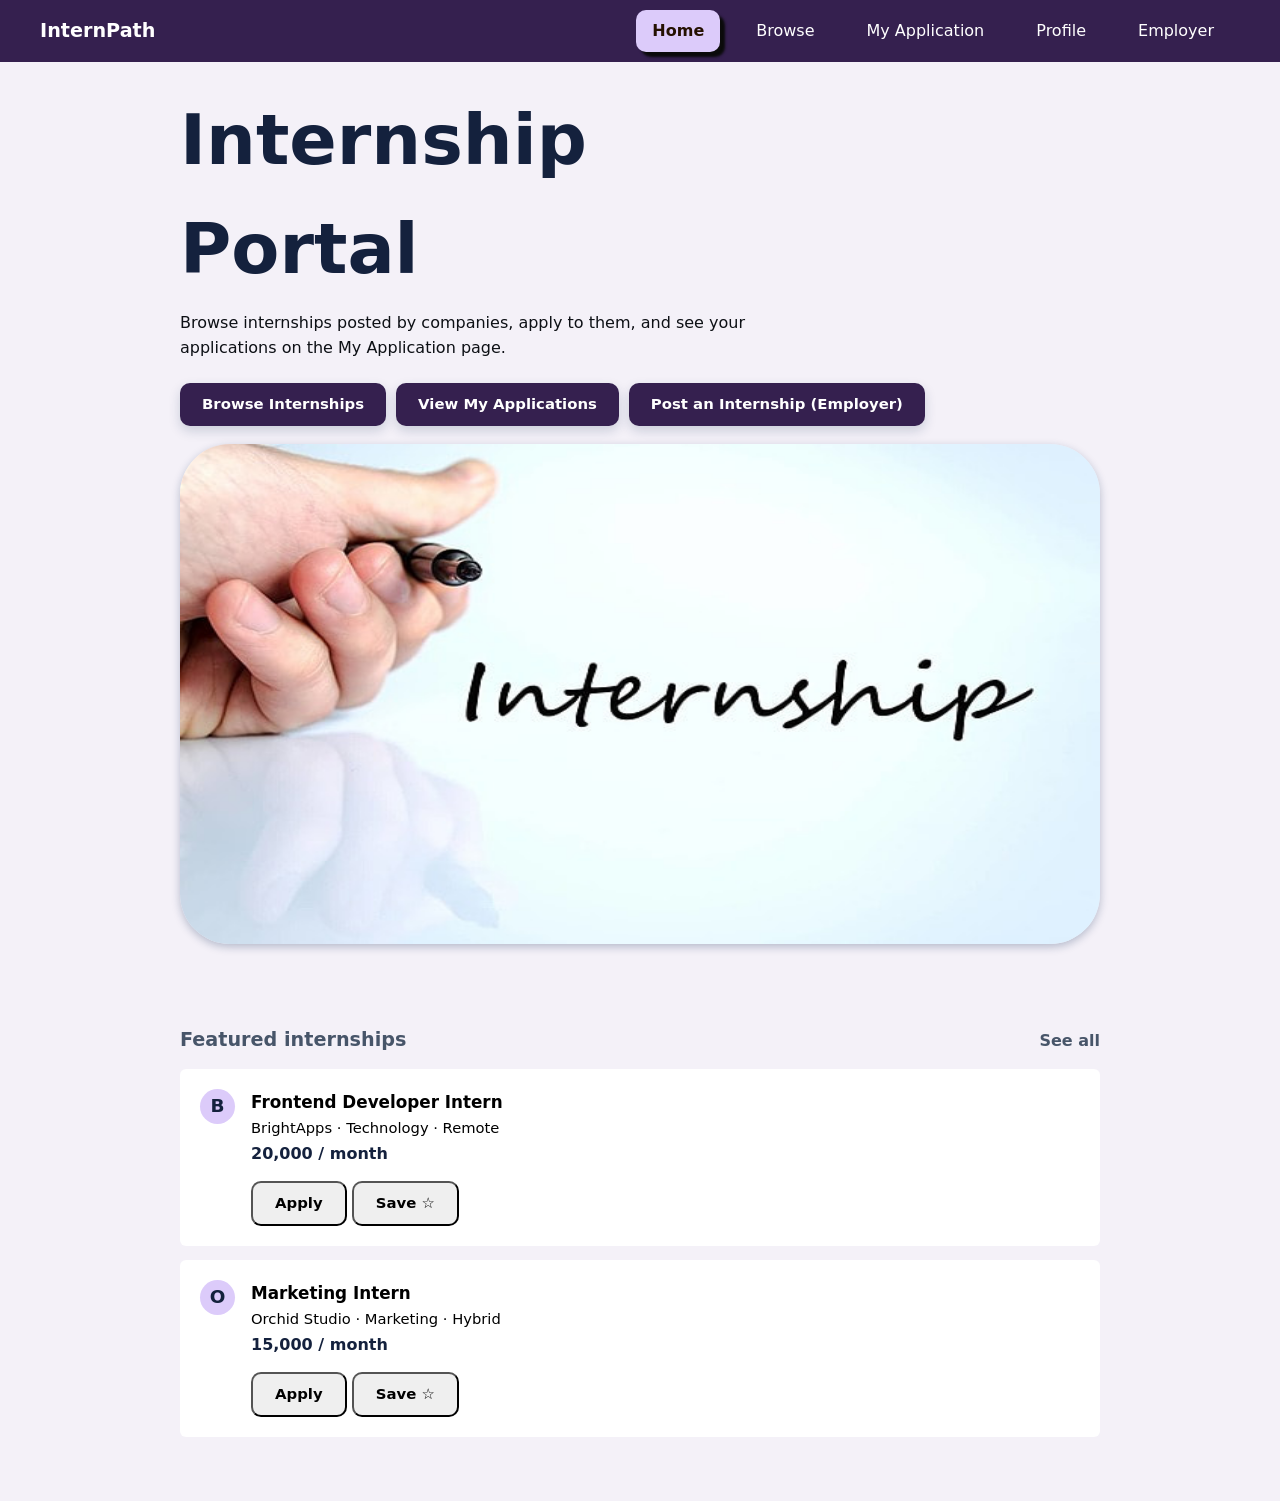
<file: index.html>
<!doctype html>
<html lang="en">
  <head>
    <meta charset="UTF-8" />
    <meta name="viewport" content="width=device-width, initial-scale=1" />
    <title>Home | InternPath</title>
    <link rel="stylesheet" href="styles/home.css" />
  </head>
  <body>
    <header class="topbar">
      <a class="logo" href="index.html">InternPath</a>
      <nav>
        <a href="index.html" class="active">Home</a>
        <a href="pages/browser.html">Browse</a>
        <a href="pages/application.html">My Application</a>
        <a href="pages/profile.html">Profile</a>
        <a href="pages/employer.html">Employer</a>
      </nav>
    </header>
    <main>
      <section class="intro">
        <h1>Internship Portal</h1>
        <p>
          Browse internships posted by companies, apply to them, and see your
          applications on the My Application page.
        </p>
      </section>
      <section class="cta">
        <a class="btn" href="pages/browser.html">Browse Internships</a>
        <a class="btn" href="pages/application.html">View My Applications</a>
        <a class="btn" href="pages/employer.html">Post an Internship (Employer)</a>
      </section>
      <div class="image">
        <img src="assets/pngtree-pen-in-the-hand-internship-concept-teaching-blue-knowledge-photo-image_17643564.jpg" />
      </div>

      <div class="row">
        <h2>Featured internships</h2>
        <a href="pages/browser.html">See all</a>
      </div>
      <div class="list">
        <article class="card" data-category="Technology" data-type="Remote">
          <div class="badge">B</div>
          <div class="body">
            <h3>Frontend Developer Intern</h3>
            <p class="company">BrightApps · Technology · Remote</p>
            <p class="stipend">20,000 / month</p>
            <div class="actions">
              <button data-action="apply">Apply</button>
              <button class="ghost" data-action="save">Save ☆</button>
            </div>
          </div>
        </article>
        <article class="card" data-category="Marketing" data-type="Hybrid">
          <div class="badge">O</div>
          <div class="body">
            <h3>Marketing Intern</h3>
            <p class="company">Orchid Studio · Marketing · Hybrid</p>
            <p class="stipend">15,000 / month</p>
            <div class="actions">
              <button data-action="apply">Apply</button>
              <button class="ghost" data-action="save">Save ☆</button>
            </div>
          </div>
        </article>
      </div>
    </main>
  </body>
  <script src="script.js"></script>
</html>
</file>
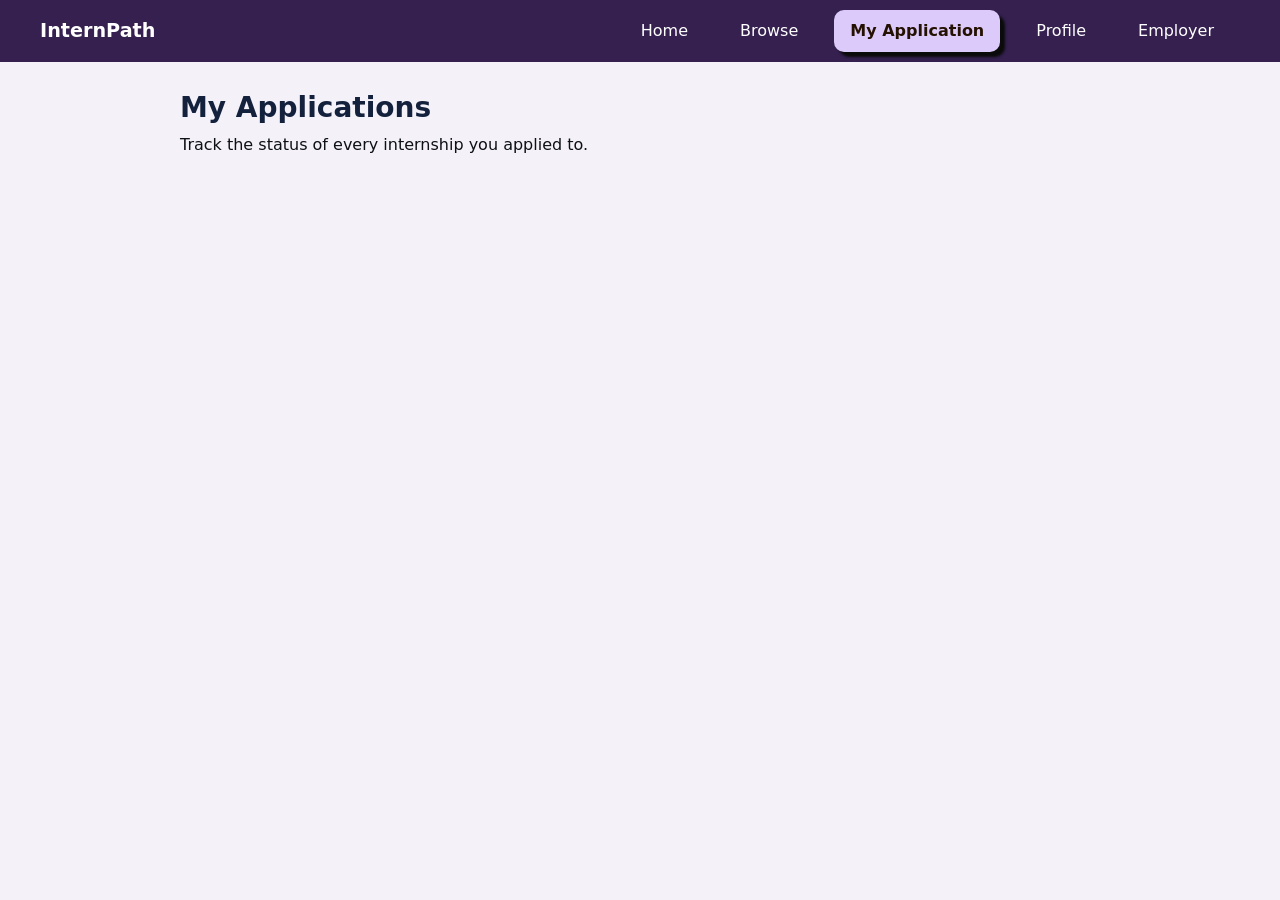
<file: pages/application.html>
<!doctype html>
<html lang="en">
  <head>
    <meta charset="UTF-8" />
    <meta name="viewport" content="width=device-width, initial-scale=1" />
    <title>My Applications | InternPath</title>
    <link rel="stylesheet" href="../styles/application.css" />
  </head>
  <body>
    <header class="topbar">
      <a class="logo" href="../index.html">InternPath</a>
      <nav>
        <a href="../index.html">Home</a>
        <a href="../pages/browser.html">Browse</a>
        <a href="../pages/application.html" class="active">My Application</a>
        <a href="../pages/profile.html">Profile</a>
        <a href="../pages/employer.html">Employer</a>
      </nav>
    </header>
    <main>
      <h1>My Applications</h1>
      <p class="subtitle">
        Track the status of every internship you applied to.
      </p>
      <div id="myApplications" class="list"></div>
    </main>
    <script src="../script.js"></script>
  </body>
</html>
</file>
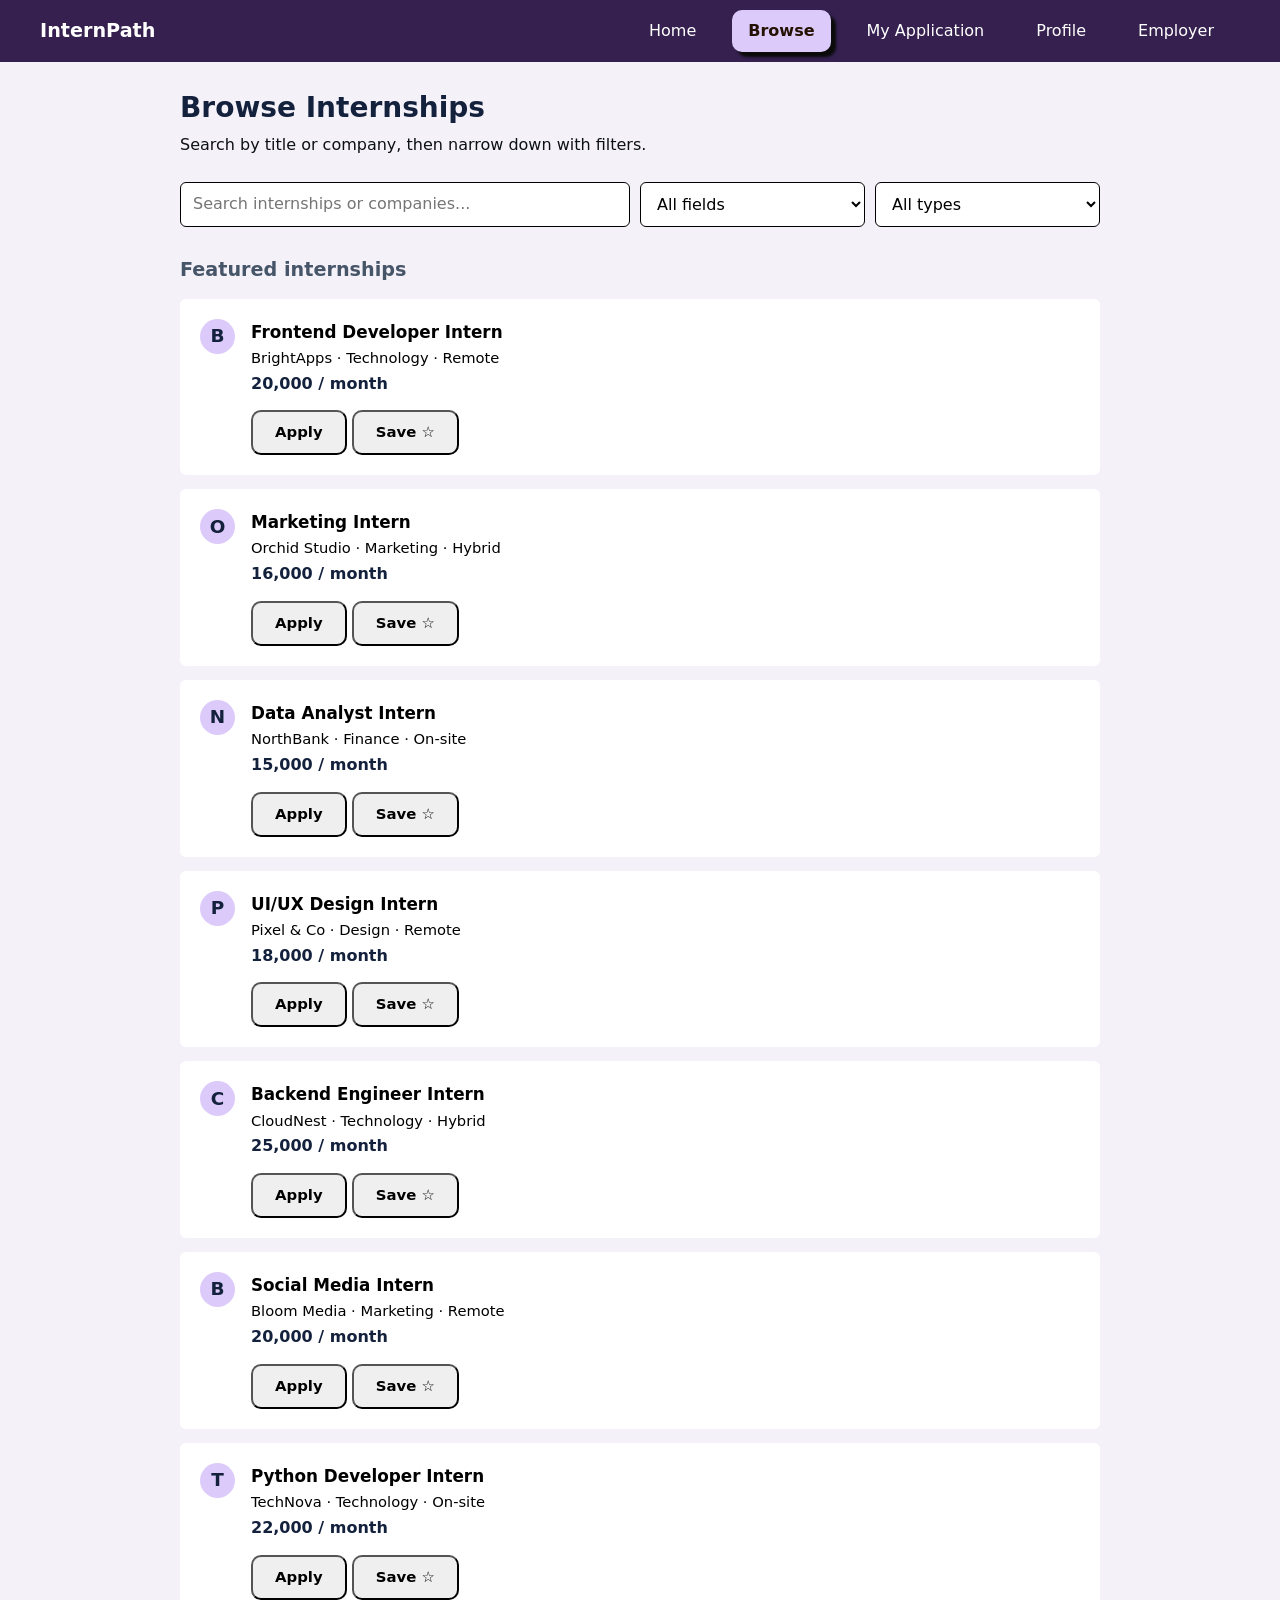
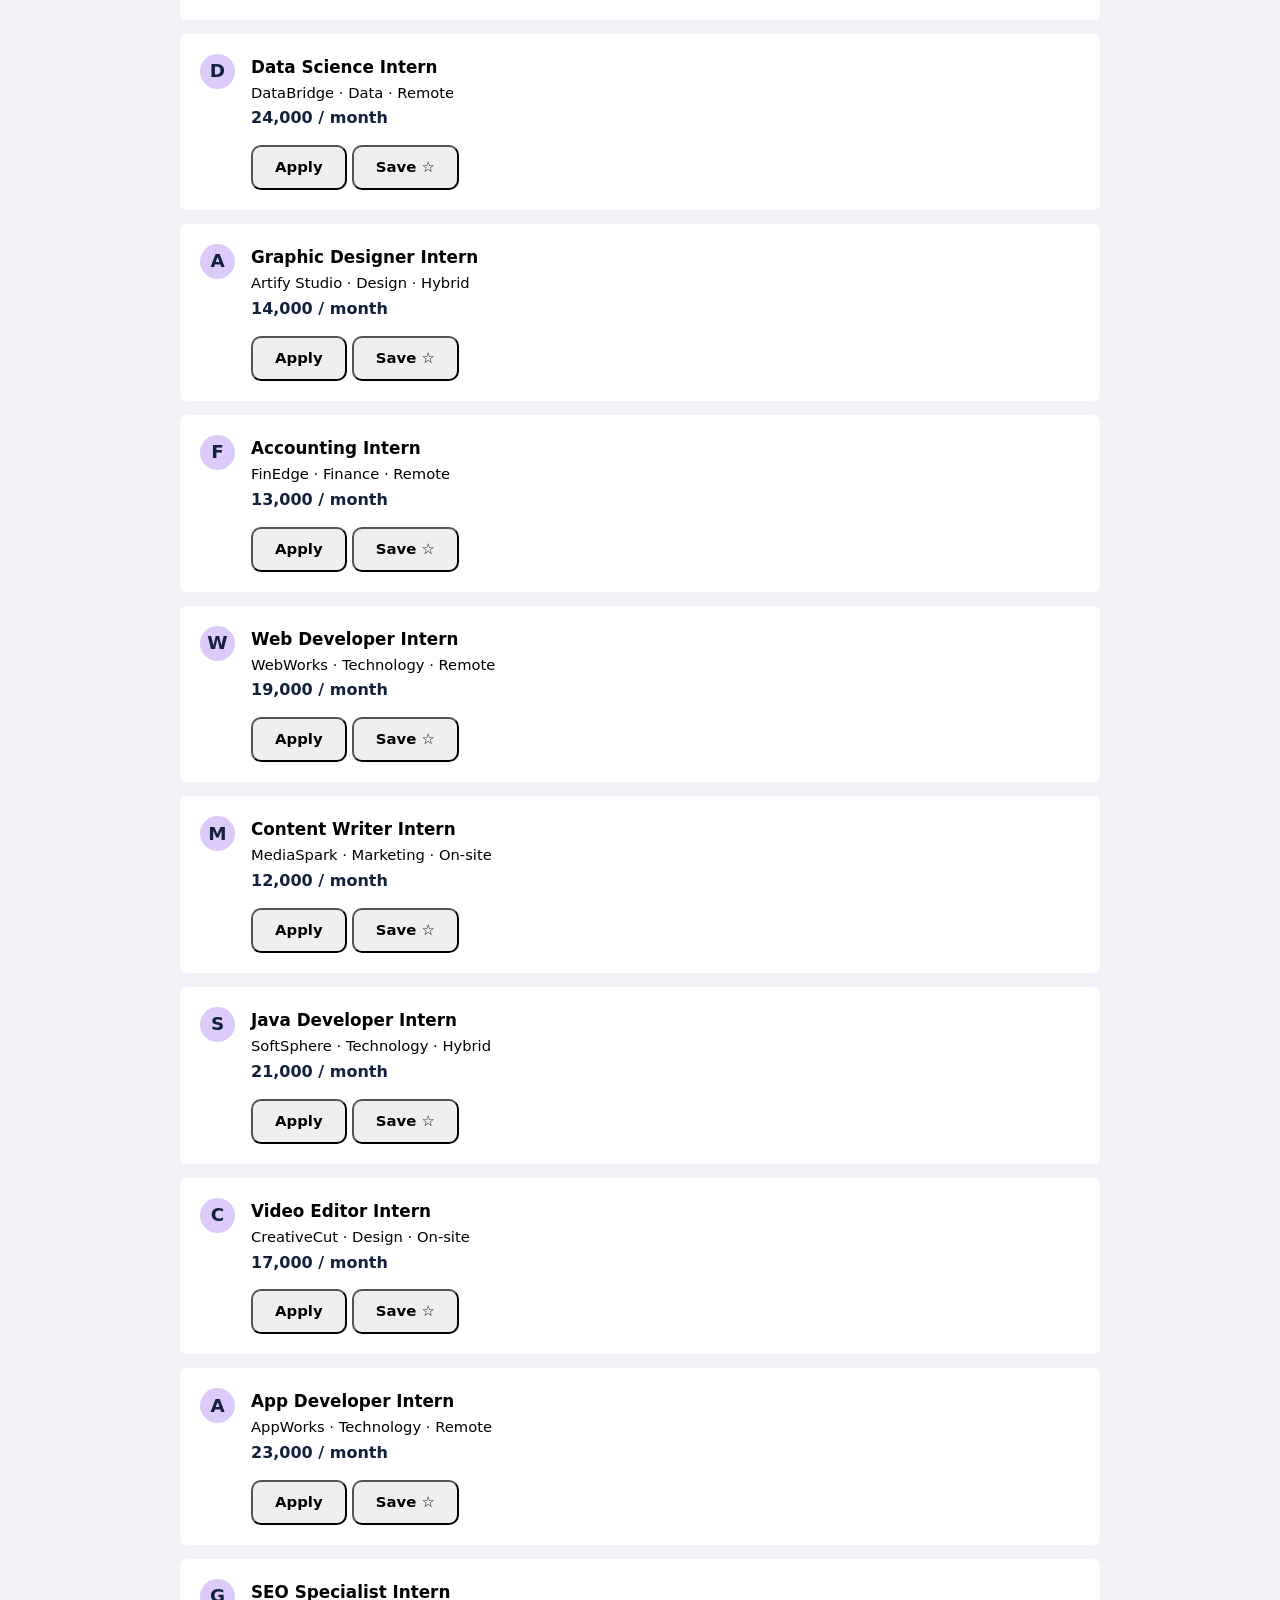
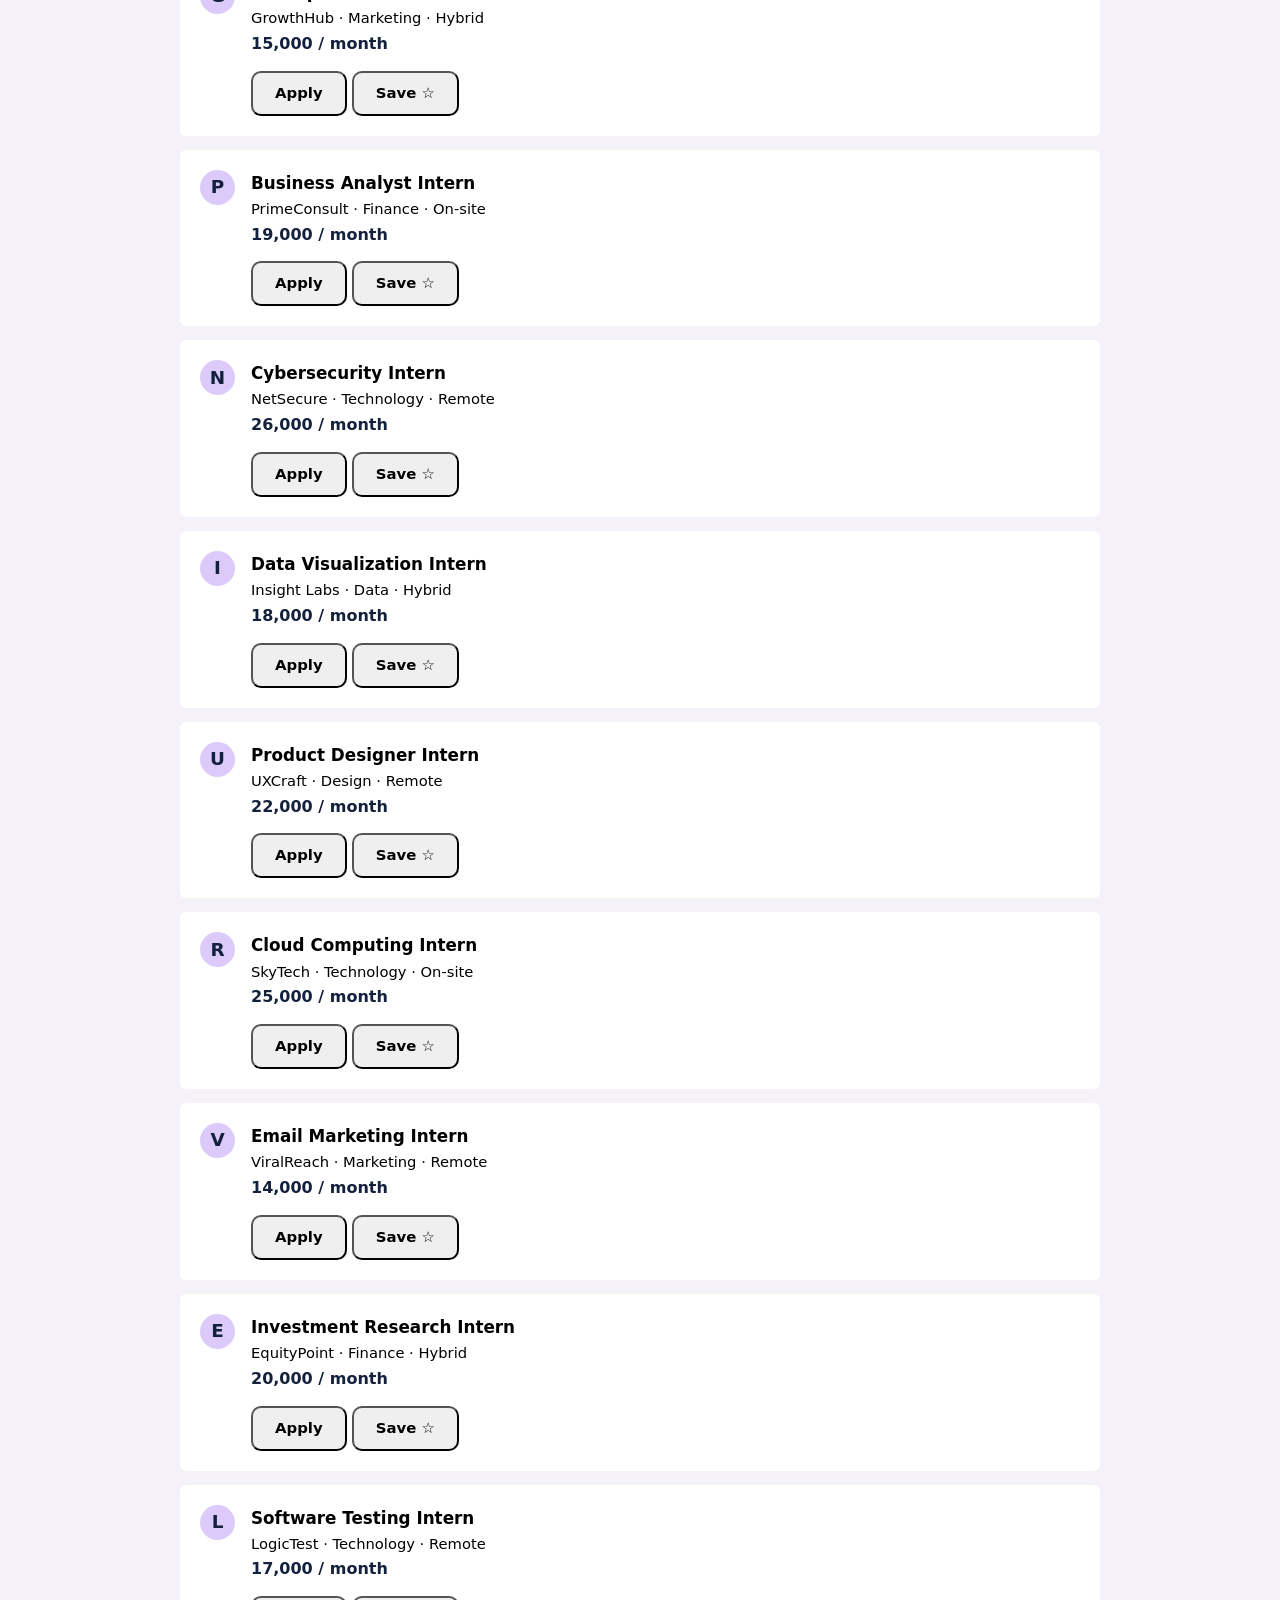
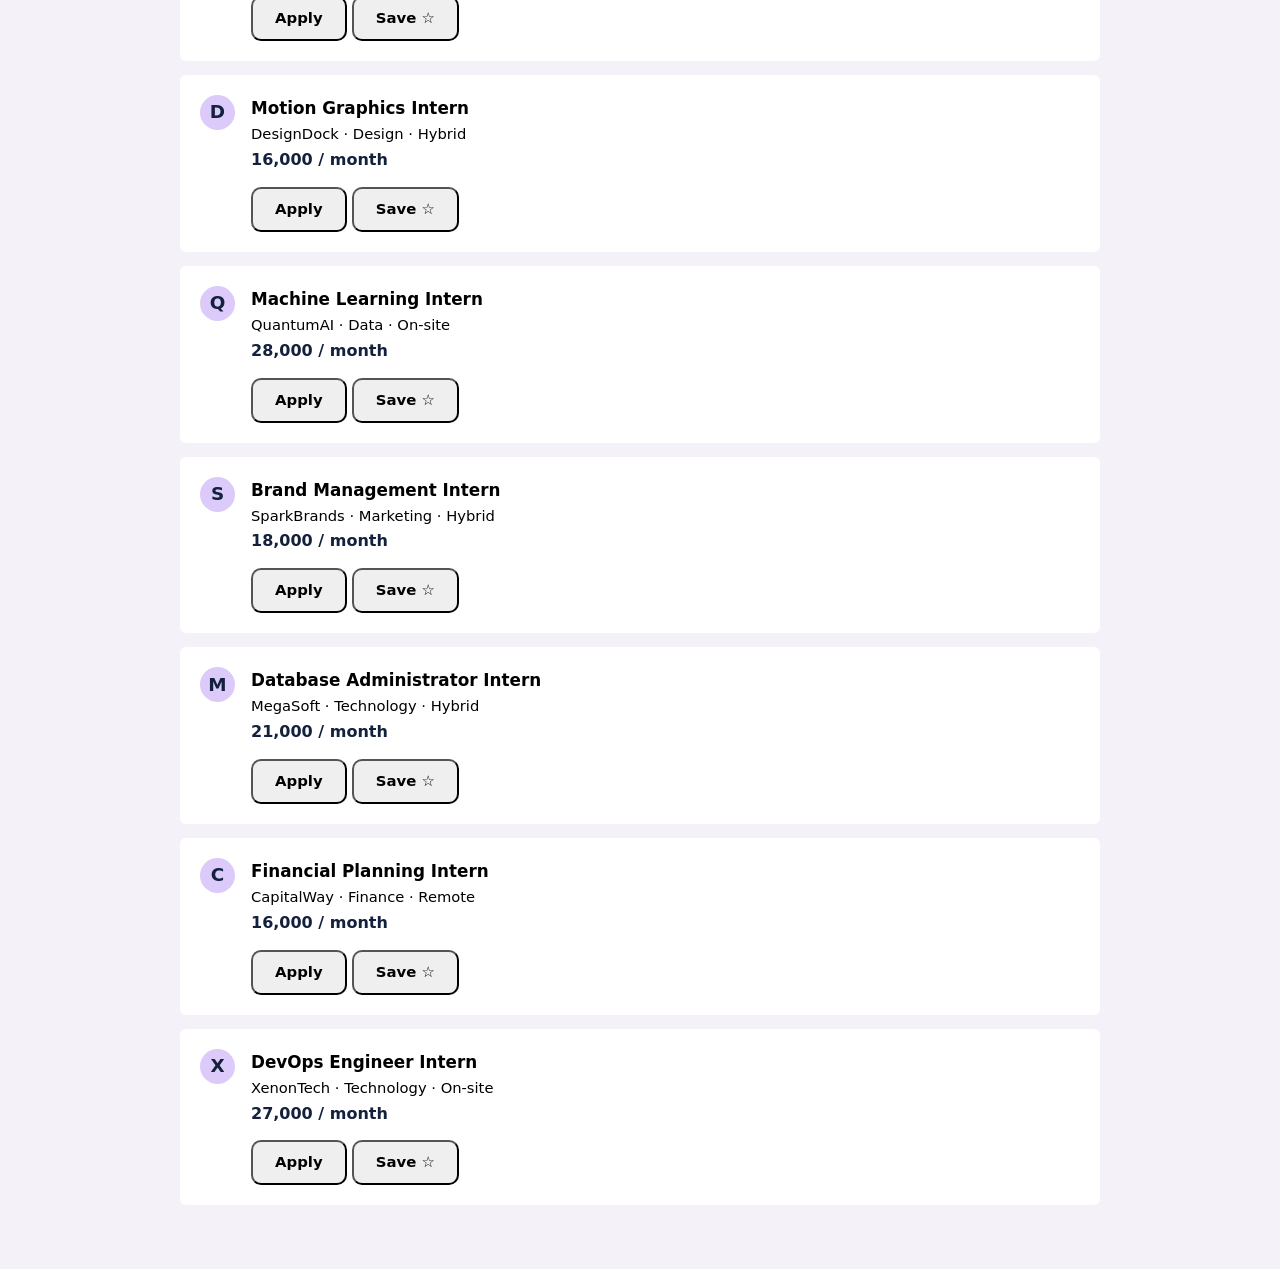
<file: pages/browser.html>
<!doctype html>
<html lang="en">
  <head>
    <meta charset="UTF-8" />
    <meta name="viewport" content="width=device-width, initial-scale=1" />
    <title>Browse | InternPath</title>
    <link rel="stylesheet" href="../styles/browser.css" />
  </head>
  <body>
    <header class="topbar">
      <a class="logo" href="../index.html">InternPath</a>
      <nav>
        <a href="../index.html">Home</a>
        <a href="../pages/browser.html" class="active">Browse</a>
        <a href="../pages/application.html">My Application</a>
        <a href="../pages/profile.html">Profile</a>
        <a href="../pages/employer.html">Employer</a>
      </nav>
    </header>
    <main>
      <h1>Browse Internships</h1>
      <p class="subtitle">
        Search by title or company, then narrow down with filters.
      </p>
      <div class="filters">
        <input
          id="search"
          type="search"
          placeholder="Search internships or companies..."
          aria-label="Search"
        />
        <select id="category" aria-label="Category">
          <option value="">All fields</option>
          <option>Technology</option>
          <option>Marketing</option>
          <option>Finance</option>
          <option>Design</option>
        </select>
        <select id="type" aria-label="Type">
          <option value="">All types</option>
          <option>Remote</option>
          <option>Hybrid</option>
          <option>On-site</option>
        </select>
      </div>
      <h2 class="section-title">Featured internships</h2>
      <div class="list">
        <!-- 1 -->
      <article class="card" data-category="Technology" data-type="Remote">
        <div class="badge">B</div>
        <div class="body">
          <h3>Frontend Developer Intern</h3>
          <p class="company">BrightApps · Technology · Remote</p>
          <p class="stipend">20,000 / month</p>
          <div class="actions">
            <button data-action="apply">Apply</button>
            <button class="ghost" data-action="save">Save ☆</button>
          </div>
        </div>
      </article>

      <!-- 2 -->
      <article class="card" data-category="Marketing" data-type="Hybrid">
        <div class="badge">O</div>
        <div class="body">
          <h3>Marketing Intern</h3>
          <p class="company">Orchid Studio · Marketing · Hybrid</p>
          <p class="stipend">16,000 / month</p>
          <div class="actions">
            <button data-action="apply">Apply</button>
            <button class="ghost" data-action="save">Save ☆</button>
          </div>
        </div>
      </article>

      <!-- 3 -->
      <article class="card" data-category="Finance" data-type="On-site">
        <div class="badge">N</div>
        <div class="body">
          <h3>Data Analyst Intern</h3>
          <p class="company">NorthBank · Finance · On-site</p>
          <p class="stipend">15,000 / month</p>
          <div class="actions">
            <button data-action="apply">Apply</button>
            <button class="ghost" data-action="save">Save ☆</button>
          </div>
        </div>
      </article>

      <!-- 4 -->
      <article class="card" data-category="Design" data-type="Remote">
        <div class="badge">P</div>
        <div class="body">
          <h3>UI/UX Design Intern</h3>
          <p class="company">Pixel &amp; Co · Design · Remote</p>
          <p class="stipend">18,000 / month</p>
          <div class="actions">
            <button data-action="apply">Apply</button>
            <button class="ghost" data-action="save">Save ☆</button>
          </div>
        </div>
      </article>

      <!-- 5 -->
      <article class="card" data-category="Technology" data-type="Hybrid">
        <div class="badge">C</div>
        <div class="body">
          <h3>Backend Engineer Intern</h3>
          <p class="company">CloudNest · Technology · Hybrid</p>
          <p class="stipend">25,000 / month</p>
          <div class="actions">
            <button data-action="apply">Apply</button>
            <button class="ghost" data-action="save">Save ☆</button>
          </div>
        </div>
      </article>

      <!-- 6 -->
      <article class="card" data-category="Marketing" data-type="Remote">
        <div class="badge">B</div>
        <div class="body">
          <h3>Social Media Intern</h3>
          <p class="company">Bloom Media · Marketing · Remote</p>
          <p class="stipend">20,000 / month</p>
          <div class="actions">
            <button data-action="apply">Apply</button>
            <button class="ghost" data-action="save">Save ☆</button>
          </div>
        </div>
      </article>

      <!-- 7 -->
      <article class="card" data-category="Technology" data-type="On-site">
        <div class="badge">T</div>
        <div class="body">
          <h3>Python Developer Intern</h3>
          <p class="company">TechNova · Technology · On-site</p>
          <p class="stipend">22,000 / month</p>
          <div class="actions">
            <button data-action="apply">Apply</button>
            <button class="ghost" data-action="save">Save ☆</button>
          </div>
        </div>
      </article>

      <!-- 8 -->
      <article class="card" data-category="Data" data-type="Remote">
        <div class="badge">D</div>
        <div class="body">
          <h3>Data Science Intern</h3>
          <p class="company">DataBridge · Data · Remote</p>
          <p class="stipend">24,000 / month</p>
          <div class="actions">
            <button data-action="apply">Apply</button>
            <button class="ghost" data-action="save">Save ☆</button>
          </div>
        </div>
      </article>

      <!-- 9 -->
      <article class="card" data-category="Design" data-type="Hybrid">
        <div class="badge">A</div>
        <div class="body">
          <h3>Graphic Designer Intern</h3>
          <p class="company">Artify Studio · Design · Hybrid</p>
          <p class="stipend">14,000 / month</p>
          <div class="actions">
            <button data-action="apply">Apply</button>
            <button class="ghost" data-action="save">Save ☆</button>
          </div>
        </div>
      </article>

      <!-- 10 -->
      <article class="card" data-category="Finance" data-type="Remote">
        <div class="badge">F</div>
        <div class="body">
          <h3>Accounting Intern</h3>
          <p class="company">FinEdge · Finance · Remote</p>
          <p class="stipend">13,000 / month</p>
          <div class="actions">
            <button data-action="apply">Apply</button>
            <button class="ghost" data-action="save">Save ☆</button>
          </div>
        </div>
      </article>

      <!-- 11 -->
      <article class="card" data-category="Technology" data-type="Remote">
        <div class="badge">W</div>
        <div class="body">
          <h3>Web Developer Intern</h3>
          <p class="company">WebWorks · Technology · Remote</p>
          <p class="stipend">19,000 / month</p>
          <div class="actions">
            <button data-action="apply">Apply</button>
            <button class="ghost" data-action="save">Save ☆</button>
          </div>
        </div>
      </article>

      <!-- 12 -->
      <article class="card" data-category="Marketing" data-type="On-site">
        <div class="badge">M</div>
        <div class="body">
          <h3>Content Writer Intern</h3>
          <p class="company">MediaSpark · Marketing · On-site</p>
          <p class="stipend">12,000 / month</p>
          <div class="actions">
            <button data-action="apply">Apply</button>
            <button class="ghost" data-action="save">Save ☆</button>
          </div>
        </div>
      </article>

      <!-- 13 -->
      <article class="card" data-category="Technology" data-type="Hybrid">
        <div class="badge">S</div>
        <div class="body">
          <h3>Java Developer Intern</h3>
          <p class="company">SoftSphere · Technology · Hybrid</p>
          <p class="stipend">21,000 / month</p>
          <div class="actions">
            <button data-action="apply">Apply</button>
            <button class="ghost" data-action="save">Save ☆</button>
          </div>
        </div>
      </article>

      <!-- 14 -->
      <article class="card" data-category="Design" data-type="On-site">
        <div class="badge">C</div>
        <div class="body">
          <h3>Video Editor Intern</h3>
          <p class="company">CreativeCut · Design · On-site</p>
          <p class="stipend">17,000 / month</p>
          <div class="actions">
            <button data-action="apply">Apply</button>
            <button class="ghost" data-action="save">Save ☆</button>
          </div>
        </div>
      </article>

      <!-- 15 -->
      <article class="card" data-category="Technology" data-type="Remote">
        <div class="badge">A</div>
        <div class="body">
          <h3>App Developer Intern</h3>
          <p class="company">AppWorks · Technology · Remote</p>
          <p class="stipend">23,000 / month</p>
          <div class="actions">
            <button data-action="apply">Apply</button>
            <button class="ghost" data-action="save">Save ☆</button>
          </div>
        </div>
      </article>

      <!-- 16 -->
      <article class="card" data-category="Marketing" data-type="Hybrid">
        <div class="badge">G</div>
        <div class="body">
          <h3>SEO Specialist Intern</h3>
          <p class="company">GrowthHub · Marketing · Hybrid</p>
          <p class="stipend">15,000 / month</p>
          <div class="actions">
            <button data-action="apply">Apply</button>
            <button class="ghost" data-action="save">Save ☆</button>
          </div>
        </div>
      </article>

      <!-- 17 -->
      <article class="card" data-category="Finance" data-type="On-site">
        <div class="badge">P</div>
        <div class="body">
          <h3>Business Analyst Intern</h3>
          <p class="company">PrimeConsult · Finance · On-site</p>
          <p class="stipend">19,000 / month</p>
          <div class="actions">
            <button data-action="apply">Apply</button>
            <button class="ghost" data-action="save">Save ☆</button>
          </div>
        </div>
      </article>

      <!-- 18 -->
      <article class="card" data-category="Technology" data-type="Remote">
        <div class="badge">N</div>
        <div class="body">
          <h3>Cybersecurity Intern</h3>
          <p class="company">NetSecure · Technology · Remote</p>
          <p class="stipend">26,000 / month</p>
          <div class="actions">
            <button data-action="apply">Apply</button>
            <button class="ghost" data-action="save">Save ☆</button>
          </div>
        </div>
      </article>

      <!-- 19 -->
      <article class="card" data-category="Data" data-type="Hybrid">
        <div class="badge">I</div>
        <div class="body">
          <h3>Data Visualization Intern</h3>
          <p class="company">Insight Labs · Data · Hybrid</p>
          <p class="stipend">18,000 / month</p>
          <div class="actions">
            <button data-action="apply">Apply</button>
            <button class="ghost" data-action="save">Save ☆</button>
          </div>
        </div>
      </article>

      <!-- 20 -->
      <article class="card" data-category="Design" data-type="Remote">
        <div class="badge">U</div>
        <div class="body">
          <h3>Product Designer Intern</h3>
          <p class="company">UXCraft · Design · Remote</p>
          <p class="stipend">22,000 / month</p>
          <div class="actions">
            <button data-action="apply">Apply</button>
            <button class="ghost" data-action="save">Save ☆</button>
          </div>
        </div>
      </article>

      <!-- 21 -->
      <article class="card" data-category="Technology" data-type="On-site">
        <div class="badge">R</div>
        <div class="body">
          <h3>Cloud Computing Intern</h3>
          <p class="company">SkyTech · Technology · On-site</p>
          <p class="stipend">25,000 / month</p>
          <div class="actions">
            <button data-action="apply">Apply</button>
            <button class="ghost" data-action="save">Save ☆</button>
          </div>
        </div>
      </article>

      <!-- 22 -->
      <article class="card" data-category="Marketing" data-type="Remote">
        <div class="badge">V</div>
        <div class="body">
          <h3>Email Marketing Intern</h3>
          <p class="company">ViralReach · Marketing · Remote</p>
          <p class="stipend">14,000 / month</p>
          <div class="actions">
            <button data-action="apply">Apply</button>
            <button class="ghost" data-action="save">Save ☆</button>
          </div>
        </div>
      </article>

      <!-- 23 -->
      <article class="card" data-category="Finance" data-type="Hybrid">
        <div class="badge">E</div>
        <div class="body">
          <h3>Investment Research Intern</h3>
          <p class="company">EquityPoint · Finance · Hybrid</p>
          <p class="stipend">20,000 / month</p>
          <div class="actions">
            <button data-action="apply">Apply</button>
            <button class="ghost" data-action="save">Save ☆</button>
          </div>
        </div>
      </article>

      <!-- 24 -->
      <article class="card" data-category="Technology" data-type="Remote">
        <div class="badge">L</div>
        <div class="body">
          <h3>Software Testing Intern</h3>
          <p class="company">LogicTest · Technology · Remote</p>
          <p class="stipend">17,000 / month</p>
          <div class="actions">
            <button data-action="apply">Apply</button>
            <button class="ghost" data-action="save">Save ☆</button>
          </div>
        </div>
      </article>

      <!-- 25 -->
      <article class="card" data-category="Design" data-type="Hybrid">
        <div class="badge">D</div>
        <div class="body">
          <h3>Motion Graphics Intern</h3>
          <p class="company">DesignDock · Design · Hybrid</p>
          <p class="stipend">16,000 / month</p>
          <div class="actions">
            <button data-action="apply">Apply</button>
            <button class="ghost" data-action="save">Save ☆</button>
          </div>
        </div>
      </article>

      <!-- 26 -->
      <article class="card" data-category="Data" data-type="On-site">
        <div class="badge">Q</div>
        <div class="body">
          <h3>Machine Learning Intern</h3>
          <p class="company">QuantumAI · Data · On-site</p>
          <p class="stipend">28,000 / month</p>
          <div class="actions">
            <button data-action="apply">Apply</button>
            <button class="ghost" data-action="save">Save ☆</button>
          </div>
        </div>
      </article>

      <!-- 27 -->
      <article class="card" data-category="Marketing" data-type="Hybrid">
        <div class="badge">S</div>
        <div class="body">
          <h3>Brand Management Intern</h3>
          <p class="company">SparkBrands · Marketing · Hybrid</p>
          <p class="stipend">18,000 / month</p>
          <div class="actions">
            <button data-action="apply">Apply</button>
            <button class="ghost" data-action="save">Save ☆</button>
          </div>
        </div>
      </article>

      <!-- 28 -->
      <article class="card" data-category="Technology" data-type="Hybrid">
        <div class="badge">M</div>
        <div class="body">
          <h3>Database Administrator Intern</h3>
          <p class="company">MegaSoft · Technology · Hybrid</p>
          <p class="stipend">21,000 / month</p>
          <div class="actions">
            <button data-action="apply">Apply</button>
            <button class="ghost" data-action="save">Save ☆</button>
          </div>
        </div>
      </article>

      <!-- 29 -->
      <article class="card" data-category="Finance" data-type="Remote">
        <div class="badge">C</div>
        <div class="body">
          <h3>Financial Planning Intern</h3>
          <p class="company">CapitalWay · Finance · Remote</p>
          <p class="stipend">16,000 / month</p>
          <div class="actions">
            <button data-action="apply">Apply</button>
            <button class="ghost" data-action="save">Save ☆</button>
          </div>
        </div>
      </article>

      <!-- 30 -->
      <article class="card" data-category="Technology" data-type="On-site">
        <div class="badge">X</div>
        <div class="body">
          <h3>DevOps Engineer Intern</h3>
          <p class="company">XenonTech · Technology · On-site</p>
          <p class="stipend">27,000 / month</p>
          <div class="actions">
            <button data-action="apply">Apply</button>
            <button class="ghost" data-action="save">Save ☆</button>
          </div>
        </div>
      </article>
      </div>
    </main>
    <script src="../script.js"></script>
  </body>
</html>
</file>
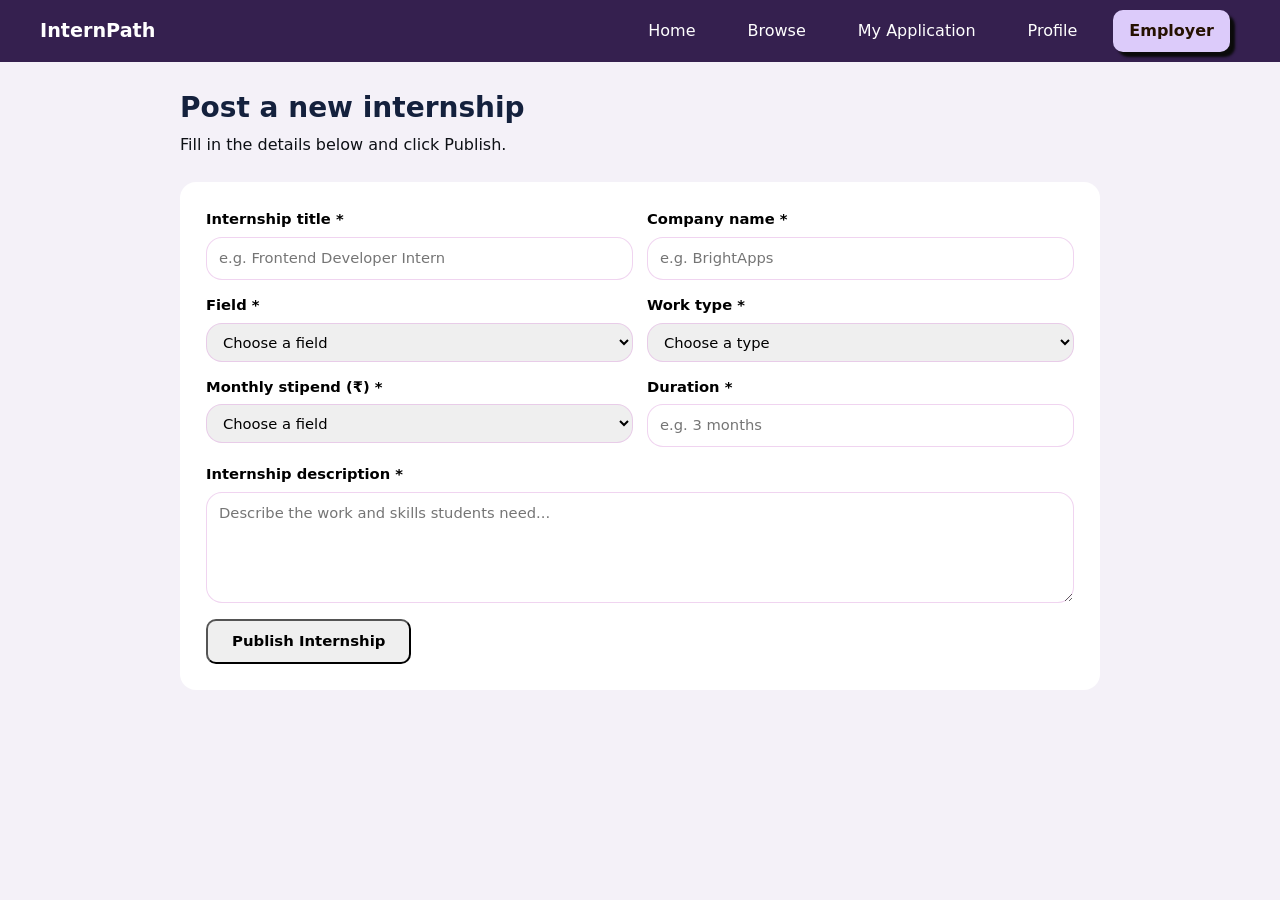
<file: pages/employer.html>
<!doctype html>
<html lang="en">
  <head>
    <meta charset="UTF-8" />
    <meta name="viewport" content="width=device-width, initial-scale=1" />
    <title>Post an Internship | InternPath</title>
    <link rel="stylesheet" href="../styles/employer.css" />
  </head>
  <body>
    <header class="topbar">
      <a class="logo" href="../index.html">InternPath</a>
      <nav>
        <a href="../index.html">Home</a>
        <a href="../pages/browser.html">Browse</a>
        <a href="../pages/application.html">My Application</a>
        <a href="../pages/profile.html">Profile</a>
        <a href="../pages/employer.html" class="active">Employer</a>
      </nav>
    </header>
    <main>
      <h1>Post a new internship</h1>
      <p class="subtitle">Fill in the details below and click Publish.</p>
      <section class="form-card">
        <form id="internshipForm">
          <div class="form-grid">
            <label
              >Internship title *<input
                name="title"
                required
                maxlength="80"
                placeholder="e.g. Frontend Developer Intern"
            /></label>
            <label
              >Company name *<input
                name="company"
                required
                maxlength="70"
                placeholder="e.g. BrightApps"
            /></label>
            <label
              >Field *<select name="" required>
                <option value="">Choose a field</option>
                <option>Technology</option>
                <option>Marketing</option>
                <option>Finance</option>
                <option>Design</option>
                <option>Business</option>
                <option>Other</option>
              </select></label
            >
            <label
              >Work type *<select name="type" required>
                <option value="">Choose a type</option>
                <option>Remote</option>
                <option>Hybrid</option>
                <option>On-site</option>
              </select></label
            >
            <label
              >Monthly stipend (₹) *<select name="" required>
                <option value="">Choose a field</option>
                <option>10,000</option>
                <option>15,000</option>
                <option>20,000</option>
                <option>25,000</option>
                <option>30,000</option>
                <option>35,000</option>
              </select></label>
            <label
              >Duration *<input
                name="duration"
                required
                maxlength="40"
                placeholder="e.g. 3 months"
            /></label>
          </div>
          <label
            >Internship description *<textarea
              name="description"
              rows="4"
              required
              maxlength="600"
              placeholder="Describe the work and skills students need..."
            ></textarea>
          </label>
          <button type="submit">Publish Internship</button>
        </form>
      </section>
    </main>
    <script src="../script.js"></script>
  </body>
</html>
</file>
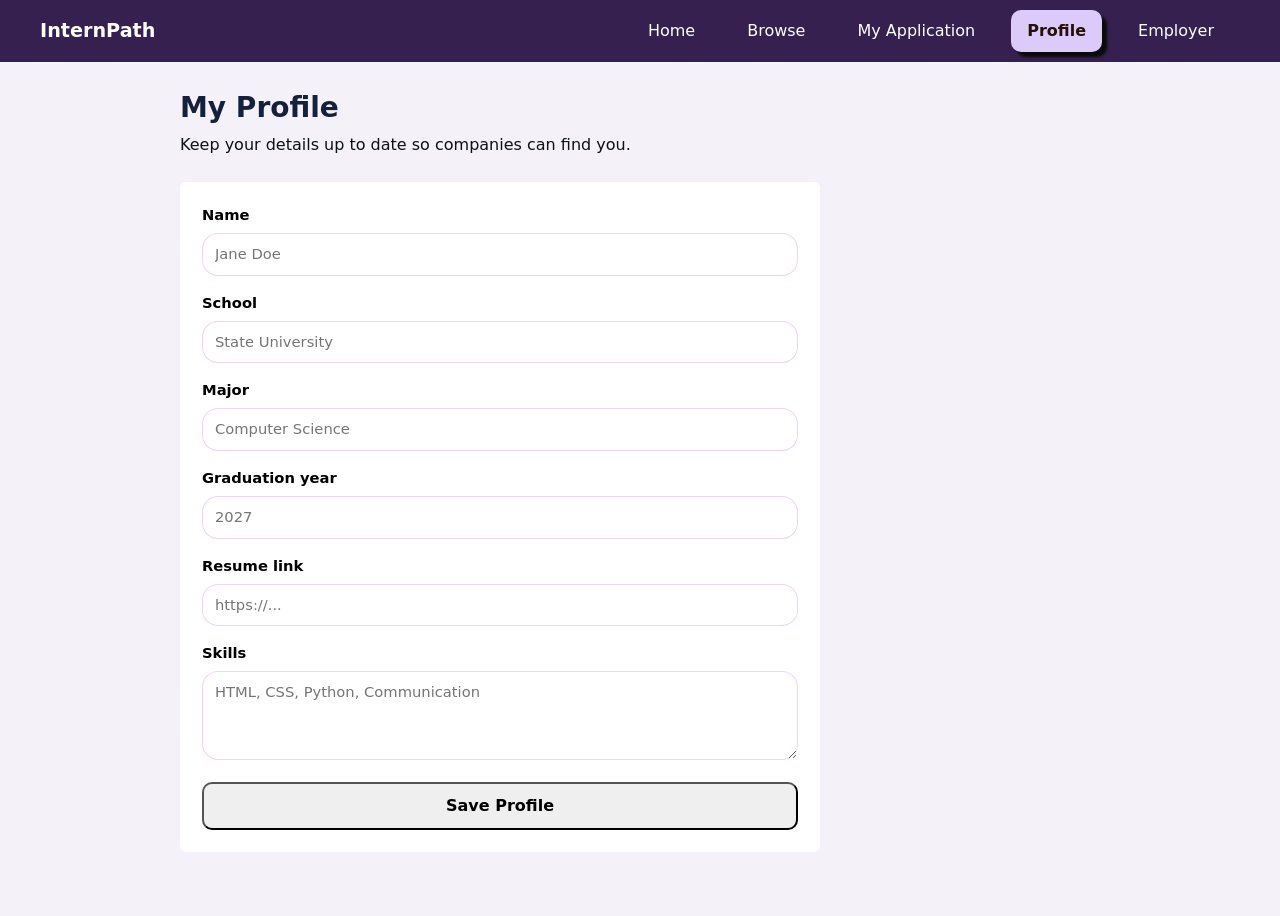
<file: pages/profile.html>
<!doctype html>
<html lang="en">
  <head>
    <meta charset="UTF-8" />
    <meta name="viewport" content="width=device-width, initial-scale=1" />
    <title>Profile | InternPath</title>
    <link rel="stylesheet" href="../styles/profile.css" />
  </head>
  <body>
    <header class="topbar">
      <a class="logo" href="../index.html">InternPath</a>
      <nav>
        <a href="../index.html">Home</a>
        <a href="../pages/browser.html">Browse</a>
        <a href="../pages/application.html">My Application</a>
        <a href="../pages/profile.html" class="active">Profile</a>
        <a href="../pages/employer.html">Employer</a>
      </nav>
    </header>
    <main>
      <h1>My Profile</h1>
      <p class="subtitle">
        Keep your details up to date so companies can find you.
      </p>
      <section class="card profile">
        <form id="profileForm">
          <label
            >Name <input type="text" placeholder="Jane Doe" required
          /></label>
          <label
            >School <input type="text" placeholder="State University"
          /></label>
          <label
            >Major <input type="text" placeholder="Computer Science"
          /></label>
          <label
            >Graduation year
            <input type="number" placeholder="2027" min="2024" max="2040"
          /></label>
          <label
            >Resume link <input type="url" placeholder="https://..."
          /></label>
          <label
            >Skills
            <textarea
              rows="3"
              placeholder="HTML, CSS, Python, Communication"
            ></textarea>
          </label>
          <button type="submit">Save Profile</button>
        </form>
      </section>
    </main>
    <script src="../script.js"></script>
  </body>
</html>
</file>
<file: styles/home.css>
/* =====================================================
   FILE : styles/home.css
   PAGE : index.html (Home)
   (இந்த file தனியாக வேலை செய்யும் - வேறு CSS file இணைக்கவில்லை)

   பொருளடக்கம் (Contents):
   1. RESET
   2. TOP BAR
   3. PAGE LAYOUT
   4. BUTTON
   5. HOME PAGE மட்டும்
   6. LIST & CARD
   7. CARD உள்ளே
   ===================================================== */

/* -----------------------------------------------------
   RESET - எல்லா page-க்கும் அடிப்படை அமைப்பு
   ----------------------------------------------------- */
* {
  box-sizing: border-box;        /* padding சேர்த்தாலும் பெட்டியின் அகலம் மாறாது */
  margin: 0;                     /* browser கொடுக்கும் default இடைவெளி நீக்கம் */
}

body {
  font-family: system-ui, -apple-system, "Segoe UI", Arial, sans-serif; /* எழுத்து வகை */
  line-height: 1.55;             /* வரிகளுக்கு இடையே இடைவெளி */
  min-height: 100vh;             /* குறைந்தது முழு திரை உயரம் */
  background-color: #f4f1f8;     /* வெளிர் ஊதா பின்னணி */
}

a {
  text-decoration: none;         /* link-ல் அடிக்கோடு (underline) வேண்டாம் */
}

/* -----------------------------------------------------
   TOP BAR - மேலே இருக்கும் ஊதா பட்டி (logo + menu)
   ----------------------------------------------------- */
.topbar {
  background-color: #35204f;     /* அடர் ஊதா நிறம் */
  padding: 0 40px;               /* மேல்/கீழ் 0, இடது/வலது 40px */
  min-height: 62px;              /* பட்டியின் குறைந்தபட்ச உயரம் */
  display: flex;                 /* logo, menu இரண்டும் ஒரே வரிசையில் */
  align-items: center;           /* செங்குத்தாக நடுவில் */
  position: fixed;               /* scroll செய்தாலும் மேலேயே நிற்கும் */
  width: 100%;                   /* முழு அகலம் */
}

.logo {
  color: white;                  /* வெள்ளை எழுத்து */
  font-weight: 700;              /* தடித்த எழுத்து */
  font-size: 1.2rem;             /* எழுத்து அளவு */
}

.topbar nav {
  display: flex;                 /* menu links ஒரே வரிசையில் */
  margin-left: auto;             /* menu-ஐ வலது பக்கம் தள்ளும் */
  align-self: stretch;           /* பட்டியின் முழு உயரம் எடுக்கும் */
}

.topbar nav a {
  display: flex;
  align-items: center;           /* link எழுத்து நடுவில் */
  padding: 0 16px;               /* link உள்ளே இடைவெளி */
  margin: 10px;                  /* links இடையே இடைவெளி */
  color: white;                  /* வெள்ளை எழுத்து */
  border-radius: 10px;           /* வளைந்த மூலைகள் */
}

/* mouse மேலே வரும்போது, மற்றும் தற்போதைய page (active) link */
.topbar nav a:hover,
.topbar nav a.active {
  color: #251101;                /* அடர் எழுத்து */
  background-color: #dccbfa;     /* வெளிர் ஊதா பின்னணி */
  box-shadow: 5px 5px 2.5px #0b0b0b; /* கீழ்-வலது நிழல் */
}

.topbar nav a.active {
  font-weight: 600;              /* active link மட்டும் தடிமன் */
}

/* -----------------------------------------------------
   PAGE LAYOUT - page உள்ளடக்கம்
   ----------------------------------------------------- */
main {
  max-width: 1000px;             /* அதிகபட்ச அகலம் */
  margin: auto;                  /* திரையின் நடுவில் வைக்கும் */
  padding: 36px 40px 64px;       /* மேல் 36 | இடது-வலது 40 | கீழ் 64 */
}

h1 {
  font-size: 1.75rem;            /* பெரிய தலைப்பு */
  color: #14213d;                /* அடர் நீல நிறம் */
}

.subtitle {
  color: #0d1015;                /* கிட்டத்தட்ட கருப்பு */
  margin: 4px 0 24px;            /* மேல் 4 | இடது-வலது 0 | கீழ் 24 */
}

h2 {
  font-size: 1.2rem;             /* நடுத்தர தலைப்பு */
  color: #475569;                /* சாம்பல்-நீலம் */
}

/* -----------------------------------------------------
   BUTTON - எல்லா button-களுக்கும்
   ----------------------------------------------------- */
button {
  font: inherit;                 /* page எழுத்து வகையையே பயன்படுத்தும் */
  font-weight: 600;              /* தடித்த எழுத்து */
  font-size: 0.93rem;            /* எழுத்து அளவு */
  padding: 9px 22px;             /* உள்ளே இடைவெளி: மேல்-கீழ் 9, இடது-வலது 22 */
  border-radius: 10px;           /* வளைந்த மூலைகள் */
  cursor: pointer;               /* mouse மேலே வந்தால் கை சின்னம் */
  text-align: center;            /* எழுத்து நடுவில் */
}

button:hover {
  background: #f9a8d400;         /* வெளிப்படையான பின்னணி */
  border-color: #14213d;         /* border நிறம் */
  box-shadow: 0 5px 12px rgba(20, 48, 91, 0.18); /* மென்மையான நிழல் */
}

/* -----------------------------------------------------
   HOME PAGE மட்டும் - பெரிய தலைப்பு, 3 buttons, படம்
   ----------------------------------------------------- */
.intro {
  max-width: 580px;              /* எழுத்து பகுதியின் அகலம் */
  margin-bottom: 22px;           /* கீழே இடைவெளி */
}

.intro h1 {
  font-size: 70px;               /* மிகப்பெரிய தலைப்பு */
  margin-top: 50px;              /* top bar-க்கு கீழே இடம் */
  margin-bottom: 8px;            /* கீழே சிறிய இடைவெளி */
}

.intro p {
  color: #0d1015;                /* விளக்க எழுத்து நிறம் */
}

.cta {
  display: flex;                 /* 3 buttons ஒரே வரிசையில் */
  gap: 10px;                     /* buttons இடையே இடைவெளி */
  margin-bottom: 8px;            /* கீழே இடைவெளி */
}

.btn {                           /* <a class="btn"> link-ஐ button போல மாற்றும் */
  font: inherit;
  font-weight: 600;
  font-size: 0.93rem;
  border-radius: 10px;
  cursor: pointer;
  text-align: center;
}

.cta .btn {
  padding: 10px 22px;            /* உள்ளே இடைவெளி */
  background-color: #35204f;     /* அடர் ஊதா */
  color: white;                  /* வெள்ளை எழுத்து */
  box-shadow: 0 5px 12px rgba(20, 48, 91, 0.18); /* மென்மையான நிழல் */
}

.cta .btn:hover {
  box-shadow: 0 5px 12px rgba(21, 40, 88, 0.548); /* hover-ல் அடர்ந்த நிழல் */
}

.image img {
  width: 100%;                   /* முழு அகலம் */
  height: 500px;                 /* உயரம் */
  margin-top: 10px;              /* மேலே இடைவெளி */
  margin-bottom: 40px;           /* கீழே இடைவெளி */
  border-radius: 50px;           /* மிகவும் வளைந்த மூலைகள் */
  box-shadow: 0 3px 8px rgba(20, 48, 91, 0.28); /* படத்தின் நிழல் */
}

.row {
  display: flex;                 /* "Featured internships" , "See all" ஒரே வரிசையில் */
  justify-content: space-between; /* ஒன்று இடது, ஒன்று வலது */
  align-items: baseline;         /* எழுத்து அடிக்கோடு சமமாக */
  margin: 34px 0 14px;           /* மேல் 34 | இடது-வலது 0 | கீழ் 14 */
}

.row a {
  color: #475569;                /* "See all" நிறம் */
  font-weight: 600;              /* தடித்த எழுத்து */
}

.row a:hover {
  text-decoration: underline;    /* hover-ல் அடிக்கோடு */
}

/* -----------------------------------------------------
   LIST & CARD - internship பெட்டிகள்
   ----------------------------------------------------- */
.list {
  display: flex;
  flex-direction: column;        /* cards மேலிருந்து கீழாக அடுக்கும் */
  gap: 14px;                     /* cards இடையே இடைவெளி */
}

.card {
  background: #fff;              /* வெள்ளை பெட்டி */
  border-radius: 6px;            /* சிறிய வளைவு */
  padding: 20px;                 /* உள்ளே இடைவெளி */
  display: flex;                 /* உள்ளே இருப்பவை ஒரே வரிசையில் */
  gap: 16px;                     /* உள்ளே இருப்பவற்றுக்கு இடைவெளி */
}

/* -----------------------------------------------------
   CARD உள்ளே - வட்ட எழுத்து, தலைப்பு, விவரங்கள், buttons
   ----------------------------------------------------- */
.badge {
  width: 35px;                   /* வட்டத்தின் அகலம் */
  height: 35px;                  /* வட்டத்தின் உயரம் */
  display: grid;
  place-items: center;           /* எழுத்து சரியாக நடுவில் */
  border-radius: 50%;            /* வட்ட வடிவம் */
  background: #dccbfa;           /* வெளிர் ஊதா */
  color: #14213d;                /* எழுத்து நிறம் */
  font-weight: 700;              /* தடித்த எழுத்து */
  font-size: 1.15rem;            /* எழுத்து அளவு */
}

.body {
  flex: 1;                       /* badge தவிர மீதி இடம் முழுவதும் */
  display: flex;
  flex-direction: column;        /* தலைப்பு, விவரம், button மேலிருந்து கீழ் */
  gap: 2px;                      /* சிறிய இடைவெளி */
}

.body h3 {
  font-size: 1.05rem;            /* internship பெயர் அளவு */
  font-weight: 600;              /* சற்று தடிமன் */
}

.company {
  font-size: 0.92rem;            /* company விவரம் சிறிய எழுத்து */
}

.stipend {
  font-weight: 600;              /* சம்பளம் தடிமன் */
  color: #14213d;                /* அடர் நீலம் */
}

.actions {
  gap: 8px;                      /* Apply, Save இடைவெளி */
  margin-top: 12px;              /* மேலே இடைவெளி */
}

/* Apply செய்தபின் button (Applied ✓) - பச்சை நிறம் */
button:disabled,
button:disabled:hover {
  background: #e7f4ec;           /* வெளிர் பச்சை */
  border-color: #bfe0cc;         /* பச்சை border */
  color: #1f6b43;                /* அடர் பச்சை எழுத்து */
  cursor: default;               /* கை சின்னம் இல்லை */
}
</file>
<file: styles/application.css>
/* =====================================================
   FILE : styles/application.css
   PAGE : pages/application.html (My Application)
   (இந்த file தனியாக வேலை செய்யும் - வேறு CSS file இணைக்கவில்லை)

   பொருளடக்கம் (Contents):
   1. RESET
   2. TOP BAR
   3. PAGE LAYOUT
   4. BUTTON
   5. MY APPLICATION PAGE மட்டும்
   6. LIST & CARD
   ===================================================== */

/* -----------------------------------------------------
   RESET - எல்லா page-க்கும் அடிப்படை அமைப்பு
   ----------------------------------------------------- */
* {
  box-sizing: border-box;        /* padding சேர்த்தாலும் பெட்டியின் அகலம் மாறாது */
  margin: 0;                     /* browser கொடுக்கும் default இடைவெளி நீக்கம் */
}

body {
  font-family: system-ui, -apple-system, "Segoe UI", Arial, sans-serif; /* எழுத்து வகை */
  line-height: 1.55;             /* வரிகளுக்கு இடையே இடைவெளி */
  min-height: 100vh;             /* குறைந்தது முழு திரை உயரம் */
  background-color: #f4f1f8;     /* வெளிர் ஊதா பின்னணி */
}

a {
  text-decoration: none;         /* link-ல் அடிக்கோடு (underline) வேண்டாம் */
}

/* -----------------------------------------------------
   TOP BAR - மேலே இருக்கும் ஊதா பட்டி (logo + menu)
   ----------------------------------------------------- */
.topbar {
  background-color: #35204f;     /* அடர் ஊதா நிறம் */
  padding: 0 40px;               /* மேல்/கீழ் 0, இடது/வலது 40px */
  min-height: 62px;              /* பட்டியின் குறைந்தபட்ச உயரம் */
  display: flex;                 /* logo, menu இரண்டும் ஒரே வரிசையில் */
  align-items: center;           /* செங்குத்தாக நடுவில் */
  position: fixed;               /* scroll செய்தாலும் மேலேயே நிற்கும் */
  width: 100%;                   /* முழு அகலம் */
}

.logo {
  color: white;                  /* வெள்ளை எழுத்து */
  font-weight: 700;              /* தடித்த எழுத்து */
  font-size: 1.2rem;             /* எழுத்து அளவு */
}

.topbar nav {
  display: flex;                 /* menu links ஒரே வரிசையில் */
  margin-left: auto;             /* menu-ஐ வலது பக்கம் தள்ளும் */
  align-self: stretch;           /* பட்டியின் முழு உயரம் எடுக்கும் */
}

.topbar nav a {
  display: flex;
  align-items: center;           /* link எழுத்து நடுவில் */
  padding: 0 16px;               /* link உள்ளே இடைவெளி */
  margin: 10px;                  /* links இடையே இடைவெளி */
  color: white;                  /* வெள்ளை எழுத்து */
  border-radius: 10px;           /* வளைந்த மூலைகள் */
}

/* mouse மேலே வரும்போது, மற்றும் தற்போதைய page (active) link */
.topbar nav a:hover,
.topbar nav a.active {
  color: #251101;                /* அடர் எழுத்து */
  background-color: #dccbfa;     /* வெளிர் ஊதா பின்னணி */
  box-shadow: 5px 5px 2.5px #0b0b0b; /* கீழ்-வலது நிழல் */
}

.topbar nav a.active {
  font-weight: 600;              /* active link மட்டும் தடிமன் */
}

/* -----------------------------------------------------
   PAGE LAYOUT - page உள்ளடக்கம்
   ----------------------------------------------------- */
main {
  max-width: 1000px;             /* அதிகபட்ச அகலம் */
  margin: auto;                  /* திரையின் நடுவில் வைக்கும் */
  padding: 36px 40px 64px;       /* மேல் 36 | இடது-வலது 40 | கீழ் 64 */
}

h1 {
  font-size: 1.75rem;            /* பெரிய தலைப்பு */
  color: #14213d;                /* அடர் நீல நிறம் */
  margin-top: 50px;              /* fixed top bar-க்கு கீழே இடம் விடும் */
}

.subtitle {
  color: #0d1015;                /* கிட்டத்தட்ட கருப்பு */
  margin: 4px 0 24px;            /* மேல் 4 | இடது-வலது 0 | கீழ் 24 */
}

/* -----------------------------------------------------
   BUTTON - எல்லா button-களுக்கும்
   ----------------------------------------------------- */
button {
  font: inherit;                 /* page எழுத்து வகையையே பயன்படுத்தும் */
  font-weight: 600;              /* தடித்த எழுத்து */
  font-size: 0.93rem;            /* எழுத்து அளவு */
  padding: 9px 22px;             /* உள்ளே இடைவெளி: மேல்-கீழ் 9, இடது-வலது 22 */
  border-radius: 10px;           /* வளைந்த மூலைகள் */
  cursor: pointer;               /* mouse மேலே வந்தால் கை சின்னம் */
  text-align: center;            /* எழுத்து நடுவில் */
}

button:hover {
  background: #f9a8d400;         /* வெளிப்படையான பின்னணி */
  border-color: #14213d;         /* border நிறம் */
  box-shadow: 0 5px 12px rgba(20, 48, 91, 0.18); /* மென்மையான நிழல் */
}

/* -----------------------------------------------------
   MY APPLICATION PAGE மட்டும்
   ----------------------------------------------------- */
button:hover {
  background-color: #f83155;     /* Remove button மேல் mouse வந்தால் சிவப்பு */
}

/* -----------------------------------------------------
   LIST & CARD - internship பெட்டிகள்
   ----------------------------------------------------- */
.list {
  display: flex;
  flex-direction: column;        /* cards மேலிருந்து கீழாக அடுக்கும் */
  gap: 14px;                     /* cards இடையே இடைவெளி */
}

.card {
  background: #fff;              /* வெள்ளை பெட்டி */
  border-radius: 6px;            /* சிறிய வளைவு */
  padding: 20px;                 /* உள்ளே இடைவெளி */
  display: flex;                 /* உள்ளே இருப்பவை ஒரே வரிசையில் */
  gap: 16px;                     /* உள்ளே இருப்பவற்றுக்கு இடைவெளி */
}
</file>
<file: styles/browser.css>
/* =====================================================
   FILE : styles/browser.css
   PAGE : pages/browser.html (Browse)
   (இந்த file தனியாக வேலை செய்யும் - வேறு CSS file இணைக்கவில்லை)

   பொருளடக்கம் (Contents):
   1. RESET
   2. TOP BAR
   3. PAGE LAYOUT
   4. BUTTON
   5. BROWSE PAGE மட்டும் (search + filters)
   6. LIST & CARD
   7. CARD உள்ளே
   ===================================================== */

/* -----------------------------------------------------
   RESET - எல்லா page-க்கும் அடிப்படை அமைப்பு
   ----------------------------------------------------- */
* {
  box-sizing: border-box;        /* padding சேர்த்தாலும் பெட்டியின் அகலம் மாறாது */
  margin: 0;                     /* browser கொடுக்கும் default இடைவெளி நீக்கம் */
}

body {
  font-family: system-ui, -apple-system, "Segoe UI", Arial, sans-serif; /* எழுத்து வகை */
  line-height: 1.55;             /* வரிகளுக்கு இடையே இடைவெளி */
  min-height: 100vh;             /* குறைந்தது முழு திரை உயரம் */
  background-color: #f4f1f8;     /* வெளிர் ஊதா பின்னணி */
}

a {
  text-decoration: none;         /* link-ல் அடிக்கோடு (underline) வேண்டாம் */
}

/* -----------------------------------------------------
   TOP BAR - மேலே இருக்கும் ஊதா பட்டி (logo + menu)
   ----------------------------------------------------- */
.topbar {
  background-color: #35204f;     /* அடர் ஊதா நிறம் */
  padding: 0 40px;               /* மேல்/கீழ் 0, இடது/வலது 40px */
  min-height: 62px;              /* பட்டியின் குறைந்தபட்ச உயரம் */
  display: flex;                 /* logo, menu இரண்டும் ஒரே வரிசையில் */
  align-items: center;           /* செங்குத்தாக நடுவில் */
  position: fixed;               /* scroll செய்தாலும் மேலேயே நிற்கும் */
  width: 100%;                   /* முழு அகலம் */
}

.logo {
  color: white;                  /* வெள்ளை எழுத்து */
  font-weight: 700;              /* தடித்த எழுத்து */
  font-size: 1.2rem;             /* எழுத்து அளவு */
}

.topbar nav {
  display: flex;                 /* menu links ஒரே வரிசையில் */
  margin-left: auto;             /* menu-ஐ வலது பக்கம் தள்ளும் */
  align-self: stretch;           /* பட்டியின் முழு உயரம் எடுக்கும் */
}

.topbar nav a {
  display: flex;
  align-items: center;           /* link எழுத்து நடுவில் */
  padding: 0 16px;               /* link உள்ளே இடைவெளி */
  margin: 10px;                  /* links இடையே இடைவெளி */
  color: white;                  /* வெள்ளை எழுத்து */
  border-radius: 10px;           /* வளைந்த மூலைகள் */
}

/* mouse மேலே வரும்போது, மற்றும் தற்போதைய page (active) link */
.topbar nav a:hover,
.topbar nav a.active {
  color: #251101;                /* அடர் எழுத்து */
  background-color: #dccbfa;     /* வெளிர் ஊதா பின்னணி */
  box-shadow: 5px 5px 2.5px #0b0b0b; /* கீழ்-வலது நிழல் */
}

.topbar nav a.active {
  font-weight: 600;              /* active link மட்டும் தடிமன் */
}

/* -----------------------------------------------------
   PAGE LAYOUT - page உள்ளடக்கம்
   ----------------------------------------------------- */
main {
  max-width: 1000px;             /* அதிகபட்ச அகலம் */
  margin: auto;                  /* திரையின் நடுவில் வைக்கும் */
  padding: 36px 40px 64px;       /* மேல் 36 | இடது-வலது 40 | கீழ் 64 */
}

h1 {
  font-size: 1.75rem;            /* பெரிய தலைப்பு */
  color: #14213d;                /* அடர் நீல நிறம் */
  margin-top: 50px;              /* fixed top bar-க்கு கீழே இடம் விடும் */
}

.subtitle {
  color: #0d1015;                /* கிட்டத்தட்ட கருப்பு */
  margin: 4px 0 24px;            /* மேல் 4 | இடது-வலது 0 | கீழ் 24 */
}

h2 {
  font-size: 1.2rem;             /* நடுத்தர தலைப்பு */
  color: #475569;                /* சாம்பல்-நீலம் */
}

/* -----------------------------------------------------
   BUTTON - எல்லா button-களுக்கும்
   ----------------------------------------------------- */
button {
  font: inherit;                 /* page எழுத்து வகையையே பயன்படுத்தும் */
  font-weight: 600;              /* தடித்த எழுத்து */
  font-size: 0.93rem;            /* எழுத்து அளவு */
  padding: 9px 22px;             /* உள்ளே இடைவெளி: மேல்-கீழ் 9, இடது-வலது 22 */
  border-radius: 10px;           /* வளைந்த மூலைகள் */
  cursor: pointer;               /* mouse மேலே வந்தால் கை சின்னம் */
  text-align: center;            /* எழுத்து நடுவில் */
}

button:hover {
  background: #f9a8d400;         /* வெளிப்படையான பின்னணி */
  border-color: #14213d;         /* border நிறம் */
  box-shadow: 0 5px 12px rgba(20, 48, 91, 0.18); /* மென்மையான நிழல் */
}

/* -----------------------------------------------------
   BROWSE PAGE மட்டும் - search box மற்றும் filters
   ----------------------------------------------------- */
.filters {
  display: grid;                 /* 3 பெட்டிகள் ஒரே வரிசையில் */
  grid-template-columns: 2fr 1fr 1fr; /* search பெரியது, 2 dropdown சிறியது */
  gap: 10px;                     /* பெட்டிகள் இடைவெளி */
}

.filters input,
.filters select {
  font: inherit;                 /* page எழுத்து வகை */
  padding: 9px 12px;             /* உள்ளே இடைவெளி */
  border: 1px solid #000;        /* கருப்பு border */
  border-radius: 6px;            /* சிறிய வளைவு */
  background: #fff;              /* வெள்ளை பின்னணி */
}

.section-title {
  margin: 28px 0 14px;           /* "Featured internships" தலைப்பு இடைவெளி */
}

/* -----------------------------------------------------
   LIST & CARD - internship பெட்டிகள்
   ----------------------------------------------------- */
.list {
  display: flex;
  flex-direction: column;        /* cards மேலிருந்து கீழாக அடுக்கும் */
  gap: 14px;                     /* cards இடையே இடைவெளி */
}

.card {
  background: #fff;              /* வெள்ளை பெட்டி */
  border-radius: 6px;            /* சிறிய வளைவு */
  padding: 20px;                 /* உள்ளே இடைவெளி */
  display: flex;                 /* உள்ளே இருப்பவை ஒரே வரிசையில் */
  gap: 16px;                     /* உள்ளே இருப்பவற்றுக்கு இடைவெளி */
}

/* -----------------------------------------------------
   CARD உள்ளே - வட்ட எழுத்து, தலைப்பு, விவரங்கள், buttons
   ----------------------------------------------------- */
.badge {
  width: 35px;                   /* வட்டத்தின் அகலம் */
  height: 35px;                  /* வட்டத்தின் உயரம் */
  display: grid;
  place-items: center;           /* எழுத்து சரியாக நடுவில் */
  border-radius: 50%;            /* வட்ட வடிவம் */
  background: #dccbfa;           /* வெளிர் ஊதா */
  color: #14213d;                /* எழுத்து நிறம் */
  font-weight: 700;              /* தடித்த எழுத்து */
  font-size: 1.15rem;            /* எழுத்து அளவு */
}

.body {
  flex: 1;                       /* badge தவிர மீதி இடம் முழுவதும் */
  display: flex;
  flex-direction: column;        /* தலைப்பு, விவரம், button மேலிருந்து கீழ் */
  gap: 2px;                      /* சிறிய இடைவெளி */
}

.body h3 {
  font-size: 1.05rem;            /* internship பெயர் அளவு */
  font-weight: 600;              /* சற்று தடிமன் */
}

.company {
  font-size: 0.92rem;            /* company விவரம் சிறிய எழுத்து */
}

.stipend {
  font-weight: 600;              /* சம்பளம் தடிமன் */
  color: #14213d;                /* அடர் நீலம் */
}

.actions {
  gap: 8px;                      /* Apply, Save இடைவெளி */
  margin-top: 12px;              /* மேலே இடைவெளி */
}

/* Apply செய்தபின் button (Applied ✓) - பச்சை நிறம் */
button:disabled,
button:disabled:hover {
  background: #e7f4ec;           /* வெளிர் பச்சை */
  border-color: #bfe0cc;         /* பச்சை border */
  color: #1f6b43;                /* அடர் பச்சை எழுத்து */
  cursor: default;               /* கை சின்னம் இல்லை */
}
</file>
<file: styles/employer.css>
/* =====================================================
   FILE : styles/employer.css
   PAGE : pages/employer.html (Employer)
   (இந்த file தனியாக வேலை செய்யும் - வேறு CSS file இணைக்கவில்லை)

   பொருளடக்கம் (Contents):
   1. RESET
   2. TOP BAR
   3. PAGE LAYOUT
   4. BUTTON
   5. EMPLOYER PAGE மட்டும் (form)
   ===================================================== */

/* -----------------------------------------------------
   RESET - எல்லா page-க்கும் அடிப்படை அமைப்பு
   ----------------------------------------------------- */
* {
  box-sizing: border-box;        /* padding சேர்த்தாலும் பெட்டியின் அகலம் மாறாது */
  margin: 0;                     /* browser கொடுக்கும் default இடைவெளி நீக்கம் */
}

body {
  font-family: system-ui, -apple-system, "Segoe UI", Arial, sans-serif; /* எழுத்து வகை */
  line-height: 1.55;             /* வரிகளுக்கு இடையே இடைவெளி */
  min-height: 100vh;             /* குறைந்தது முழு திரை உயரம் */
  background-color: #f4f1f8;     /* வெளிர் ஊதா பின்னணி */
}

a {
  text-decoration: none;         /* link-ல் அடிக்கோடு (underline) வேண்டாம் */
}

/* -----------------------------------------------------
   TOP BAR - மேலே இருக்கும் ஊதா பட்டி (logo + menu)
   ----------------------------------------------------- */
.topbar {
  background-color: #35204f;     /* அடர் ஊதா நிறம் */
  padding: 0 40px;               /* மேல்/கீழ் 0, இடது/வலது 40px */
  min-height: 62px;              /* பட்டியின் குறைந்தபட்ச உயரம் */
  display: flex;                 /* logo, menu இரண்டும் ஒரே வரிசையில் */
  align-items: center;           /* செங்குத்தாக நடுவில் */
  position: fixed;               /* scroll செய்தாலும் மேலேயே நிற்கும் */
  width: 100%;                   /* முழு அகலம் */
}

.logo {
  color: white;                  /* வெள்ளை எழுத்து */
  font-weight: 700;              /* தடித்த எழுத்து */
  font-size: 1.2rem;             /* எழுத்து அளவு */
}

.topbar nav {
  display: flex;                 /* menu links ஒரே வரிசையில் */
  margin-left: auto;             /* menu-ஐ வலது பக்கம் தள்ளும் */
  align-self: stretch;           /* பட்டியின் முழு உயரம் எடுக்கும் */
}

.topbar nav a {
  display: flex;
  align-items: center;           /* link எழுத்து நடுவில் */
  padding: 0 16px;               /* link உள்ளே இடைவெளி */
  margin: 10px;                  /* links இடையே இடைவெளி */
  color: white;                  /* வெள்ளை எழுத்து */
  border-radius: 10px;           /* வளைந்த மூலைகள் */
}

/* mouse மேலே வரும்போது, மற்றும் தற்போதைய page (active) link */
.topbar nav a:hover,
.topbar nav a.active {
  color: #251101;                /* அடர் எழுத்து */
  background-color: #dccbfa;     /* வெளிர் ஊதா பின்னணி */
  box-shadow: 5px 5px 2.5px #0b0b0b; /* கீழ்-வலது நிழல் */
}

.topbar nav a.active {
  font-weight: 600;              /* active link மட்டும் தடிமன் */
}

/* -----------------------------------------------------
   PAGE LAYOUT - page உள்ளடக்கம்
   ----------------------------------------------------- */
main {
  max-width: 1000px;             /* அதிகபட்ச அகலம் */
  margin: auto;                  /* திரையின் நடுவில் வைக்கும் */
  padding: 36px 40px 64px;       /* மேல் 36 | இடது-வலது 40 | கீழ் 64 */
}

h1 {
  font-size: 1.75rem;            /* பெரிய தலைப்பு */
  color: #14213d;                /* அடர் நீல நிறம் */
  margin-top: 50px;              /* fixed top bar-க்கு கீழே இடம் விடும் */
}

.subtitle {
  color: #0d1015;                /* கிட்டத்தட்ட கருப்பு */
  margin: 4px 0 24px;            /* மேல் 4 | இடது-வலது 0 | கீழ் 24 */
}

/* -----------------------------------------------------
   BUTTON - எல்லா button-களுக்கும்
   ----------------------------------------------------- */
button {
  font: inherit;                 /* page எழுத்து வகையையே பயன்படுத்தும் */
  font-weight: 600;              /* தடித்த எழுத்து */
  font-size: 0.93rem;            /* எழுத்து அளவு */
  padding: 9px 22px;             /* உள்ளே இடைவெளி: மேல்-கீழ் 9, இடது-வலது 22 */
  border-radius: 10px;           /* வளைந்த மூலைகள் */
  cursor: pointer;               /* mouse மேலே வந்தால் கை சின்னம் */
  text-align: center;            /* எழுத்து நடுவில் */
}

button:hover {
  background: #f9a8d400;         /* வெளிப்படையான பின்னணி */
  border-color: #14213d;         /* border நிறம் */
  box-shadow: 0 5px 12px rgba(20, 48, 91, 0.18); /* மென்மையான நிழல் */
}

/* -----------------------------------------------------
   EMPLOYER PAGE மட்டும் - internship post செய்யும் form
   ----------------------------------------------------- */
.form-card {
  background: #fff;              /* வெள்ளை பெட்டி */
  border-radius: 16px;           /* வளைந்த மூலைகள் */
  padding: 26px;                 /* உள்ளே இடைவெளி */
}

#internshipForm {
  display: flex;
  flex-direction: column;        /* form பகுதிகள் மேலிருந்து கீழாக */
  gap: 16px;                     /* இடைவெளி */
}

.form-grid {
  display: grid;                 /* 2 column grid */
  grid-template-columns: 1fr 1fr; /* இரண்டு சம அகல column */
  gap: 14px;                     /* fields இடைவெளி */
}

#internshipForm label {
  display: flex;
  flex-direction: column;        /* பெயர் மேலே, input கீழே */
  gap: 6px;                      /* இடைவெளி */
  font-weight: 600;              /* பெயர் தடிமன் */
  font-size: 0.92rem;            /* எழுத்து அளவு */
}

#internshipForm input,
#internshipForm select,
#internshipForm textarea {
  width: 100%;                   /* label அகலம் முழுவதும் */
  padding: 9px 12px;             /* உள்ளே இடைவெளி */
  border: 1px solid rgba(228, 176, 228, 0.539); /* மென்மையான border */
  border-radius: 16px;           /* வளைந்த மூலைகள் */
  font: inherit;                 /* page எழுத்து வகை */
  font-weight: 400;              /* சாதாரண தடிமன் */
}

#internshipForm button {
  align-self: flex-start;        /* button இடது பக்கம் */
  padding: 9px 24px;             /* உள்ளே இடைவெளி */
}
</file>
<file: styles/profile.css>
/* =====================================================
   FILE : styles/profile.css
   PAGE : pages/profile.html (Profile)
   (இந்த file தனியாக வேலை செய்யும் - வேறு CSS file இணைக்கவில்லை)

   பொருளடக்கம் (Contents):
   1. RESET
   2. TOP BAR
   3. PAGE LAYOUT
   4. BUTTON
   5. PROFILE PAGE மட்டும் (form)
   ===================================================== */

/* -----------------------------------------------------
   RESET - எல்லா page-க்கும் அடிப்படை அமைப்பு
   ----------------------------------------------------- */
* {
  box-sizing: border-box;        /* padding சேர்த்தாலும் பெட்டியின் அகலம் மாறாது */
  margin: 0;                     /* browser கொடுக்கும் default இடைவெளி நீக்கம் */
}

body {
  font-family: system-ui, -apple-system, "Segoe UI", Arial, sans-serif; /* எழுத்து வகை */
  line-height: 1.55;             /* வரிகளுக்கு இடையே இடைவெளி */
  min-height: 100vh;             /* குறைந்தது முழு திரை உயரம் */
  background-color: #f4f1f8;     /* வெளிர் ஊதா பின்னணி */
}

a {
  text-decoration: none;         /* link-ல் அடிக்கோடு (underline) வேண்டாம் */
}

/* -----------------------------------------------------
   TOP BAR - மேலே இருக்கும் ஊதா பட்டி (logo + menu)
   ----------------------------------------------------- */
.topbar {
  background-color: #35204f;     /* அடர் ஊதா நிறம் */
  padding: 0 40px;               /* மேல்/கீழ் 0, இடது/வலது 40px */
  min-height: 62px;              /* பட்டியின் குறைந்தபட்ச உயரம் */
  display: flex;                 /* logo, menu இரண்டும் ஒரே வரிசையில் */
  align-items: center;           /* செங்குத்தாக நடுவில் */
  position: fixed;               /* scroll செய்தாலும் மேலேயே நிற்கும் */
  width: 100%;                   /* முழு அகலம் */
}

.logo {
  color: white;                  /* வெள்ளை எழுத்து */
  font-weight: 700;              /* தடித்த எழுத்து */
  font-size: 1.2rem;             /* எழுத்து அளவு */
}

.topbar nav {
  display: flex;                 /* menu links ஒரே வரிசையில் */
  margin-left: auto;             /* menu-ஐ வலது பக்கம் தள்ளும் */
  align-self: stretch;           /* பட்டியின் முழு உயரம் எடுக்கும் */
}

.topbar nav a {
  display: flex;
  align-items: center;           /* link எழுத்து நடுவில் */
  padding: 0 16px;               /* link உள்ளே இடைவெளி */
  margin: 10px;                  /* links இடையே இடைவெளி */
  color: white;                  /* வெள்ளை எழுத்து */
  border-radius: 10px;           /* வளைந்த மூலைகள் */
}

/* mouse மேலே வரும்போது, மற்றும் தற்போதைய page (active) link */
.topbar nav a:hover,
.topbar nav a.active {
  color: #251101;                /* அடர் எழுத்து */
  background-color: #dccbfa;     /* வெளிர் ஊதா பின்னணி */
  box-shadow: 5px 5px 2.5px #0b0b0b; /* கீழ்-வலது நிழல் */
}

.topbar nav a.active {
  font-weight: 600;              /* active link மட்டும் தடிமன் */
}

/* -----------------------------------------------------
   PAGE LAYOUT - page உள்ளடக்கம்
   ----------------------------------------------------- */
main {
  max-width: 1000px;             /* அதிகபட்ச அகலம் */
  margin: auto;                  /* திரையின் நடுவில் வைக்கும் */
  padding: 36px 40px 64px;       /* மேல் 36 | இடது-வலது 40 | கீழ் 64 */
}

h1 {
  font-size: 1.75rem;            /* பெரிய தலைப்பு */
  color: #14213d;                /* அடர் நீல நிறம் */
  margin-top: 50px;              /* fixed top bar-க்கு கீழே இடம் விடும் */
}

.subtitle {
  color: #0d1015;                /* கிட்டத்தட்ட கருப்பு */
  margin: 4px 0 24px;            /* மேல் 4 | இடது-வலது 0 | கீழ் 24 */
}

/* -----------------------------------------------------
   BUTTON - எல்லா button-களுக்கும்
   ----------------------------------------------------- */
button {
  font: inherit;                 /* page எழுத்து வகையையே பயன்படுத்தும் */
  font-weight: 600;              /* தடித்த எழுத்து */
  font-size: 0.93rem;            /* எழுத்து அளவு */
  padding: 9px 22px;             /* உள்ளே இடைவெளி: மேல்-கீழ் 9, இடது-வலது 22 */
  border-radius: 10px;           /* வளைந்த மூலைகள் */
  cursor: pointer;               /* mouse மேலே வந்தால் கை சின்னம் */
  text-align: center;            /* எழுத்து நடுவில் */
}

button:hover {
  background: #f9a8d400;         /* வெளிப்படையான பின்னணி */
  border-color: #14213d;         /* border நிறம் */
  box-shadow: 0 5px 12px rgba(20, 48, 91, 0.18); /* மென்மையான நிழல் */
}

/* -----------------------------------------------------
   PROFILE PAGE மட்டும் - form இருக்கும் வெள்ளை பெட்டி
   ----------------------------------------------------- */
.profile {
  max-width: 640px;              /* பெட்டியின் அதிகபட்ச அகலம் */
  background: #fff;              /* வெள்ளை பெட்டி */
  border-radius: 6px;            /* சிறிய வளைவு */
  padding: 22px;                 /* உள்ளே இடைவெளி */
}

form {
  display: flex;
  flex-direction: column;        /* fields மேலிருந்து கீழாக */
  gap: 16px;                     /* fields இடையே இடைவெளி */
}

label {
  display: flex;
  flex-direction: column;        /* பெயர் மேலே, input கீழே */
  gap: 6px;                      /* பெயருக்கும் input-க்கும் இடைவெளி */
  font-weight: 600;              /* பெயர் தடிமன் */
  font-size: 0.92rem;            /* எழுத்து அளவு */
}

input,
textarea {
  font: inherit;                 /* page எழுத்து வகை */
  font-weight: 400;              /* உள்ளே எழுதும் எழுத்து சாதாரண தடிமன் */
  padding: 9px 12px;             /* உள்ளே இடைவெளி */
  border: 1px solid rgba(228, 176, 228, 0.539); /* மென்மையான இளஞ்சிவப்பு border */
  border-radius: 16px;           /* வளைந்த மூலைகள் */
}

form button {
  padding: 10px;                 /* Save button உள்ளே இடைவெளி */
  font-size: 1rem;               /* சற்று பெரிய எழுத்து */
  margin-top: 6px;               /* மேலே இடைவெளி */
}
</file>
